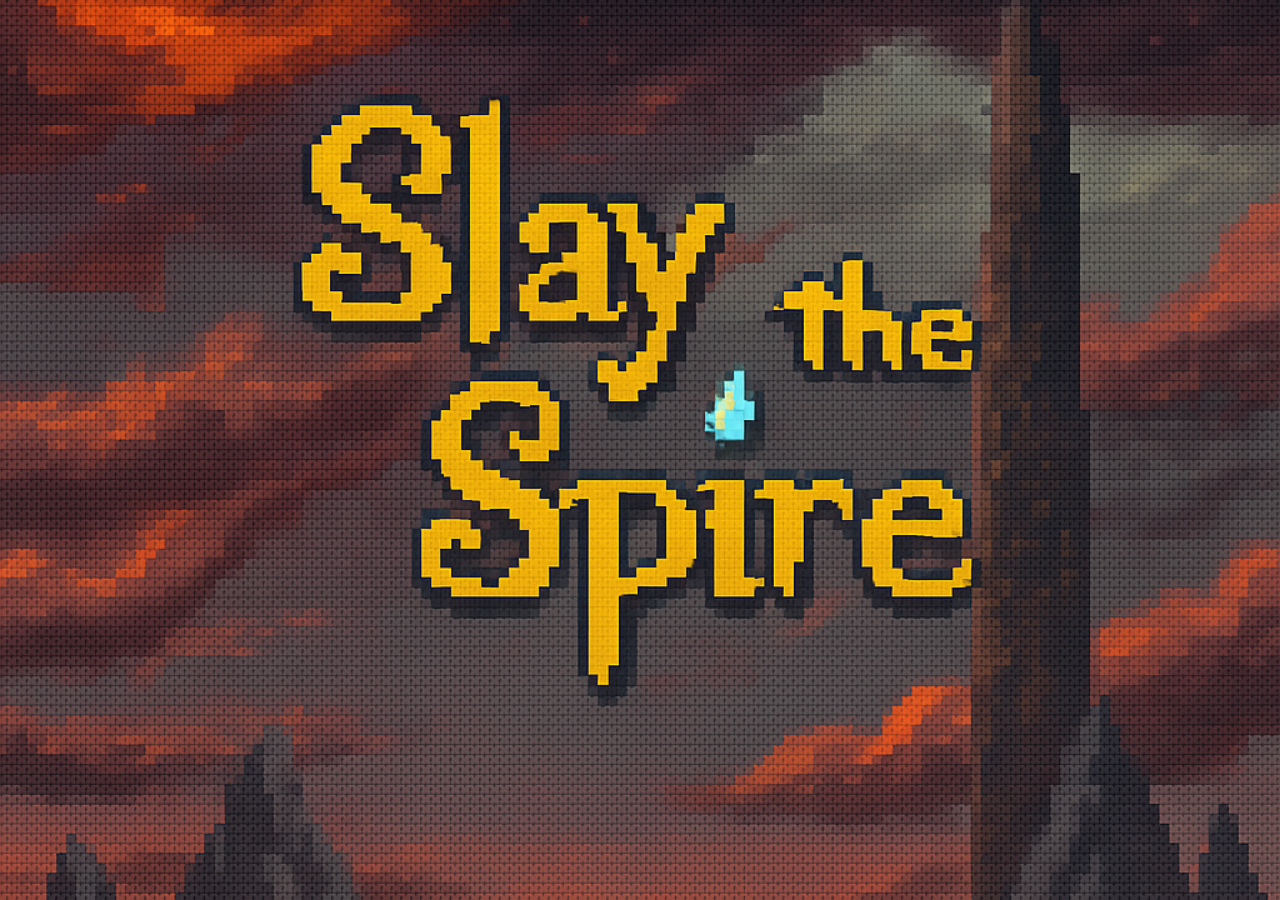
<file: index.html>
<!DOCTYPE html>
<html lang="en">
  <head>
    <meta charset="UTF-8" />
    <meta name="viewport" content="width=device-width, initial-scale=1.0" />
    <title>Welcome to Roguelike Adventure</title>
    <!-- Bootstrap CSS -->
    <link
      href="https://cdn.jsdelivr.net/npm/bootstrap@5.3.0/dist/css/bootstrap.min.css"
      rel="stylesheet"
    />
    <!-- Custom Stylesheet -->
    <link rel="stylesheet" href="./css/style.css" />
  </head>
  <body>
    <!-- Landing Page: click anywhere to go to Home -->
    <section
      id="landing-page"
      class="vh-100 d-flex align-items-center justify-content-center"
      style="
        background: url('./images/pixel-background.png') no-repeat center
          center/cover;
        cursor: pointer;
      "
    ></section>

    <!-- Redirect logic -->
    <script src="js/final.js"></script>
  </body>
</html>
</file>
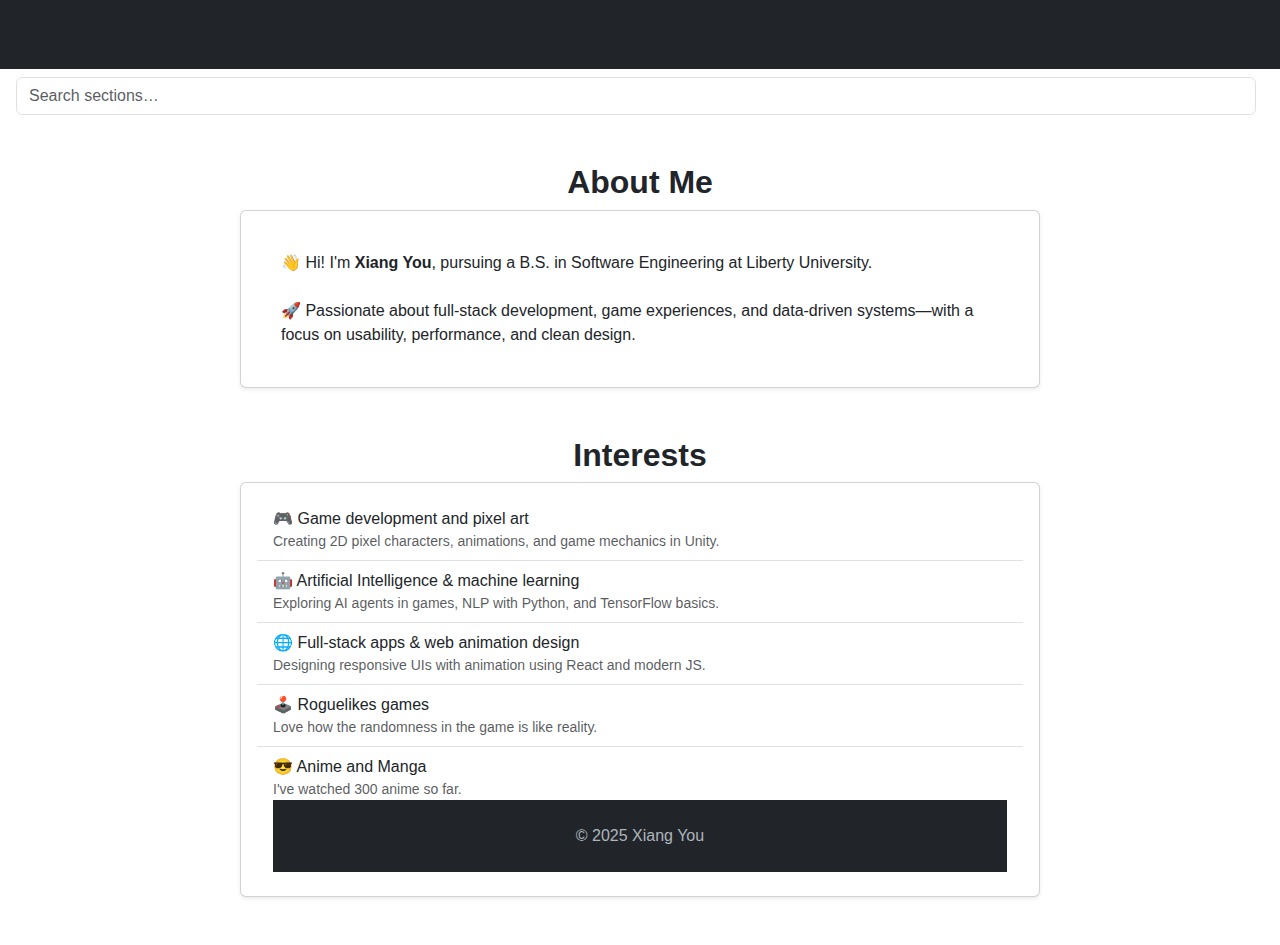
<file: about.html>
<!DOCTYPE html>
<html lang="en">
  <head>
    <meta charset="UTF-8" />
    <meta name="viewport" content="width=device-width, initial-scale=1.0" />
    <title>Portfolio – Xiang You</title>
    <!-- Custom Stylesheet -->
    <link
    href="https://cdn.jsdelivr.net/npm/bootstrap@5.3.0/dist/css/bootstrap.min.css"
    rel="stylesheet"
  />
  <link rel="stylesheet" href="./css/style.css" />
    <!-- Google Font & FontAwesome -->
    <link
      href="https://fonts.googleapis.com/css2?family=Pacifico&display=swap"
      rel="stylesheet"
    />
    <link
      href="https://cdnjs.cloudflare.com/ajax/libs/font-awesome/6.4.0/css/all.min.css"
      rel="stylesheet"
    />
  </head>
  <body>
    <!-- Navigation Bar -->
    <nav class="navbar navbar-expand-lg navbar-dark bg-dark">
      <div class="container-fluid">
        <a class="navbar-brand" href="/home.html">Xiang You</a>
        <button
          class="navbar-toggler"
          type="button"
          data-bs-toggle="collapse"
          data-bs-target="#navbarNav"
        >
          <span class="navbar-toggler-icon"></span>
        </button>
        <div class="collapse navbar-collapse" id="navbarNav">
          <ul class="navbar-nav ms-auto">
            <li class="nav-item">
              <a class="nav-link" href="/home.html">Home</a>
            </li>
            <li class="nav-item">
              <a class="nav-link" href="/about.html">About Me</a>
            </li>
            <li class="nav-item">
              <a class="nav-link" href="/project.html">Projects</a>
            </li>
            <li class="nav-item">
              <a class="nav-link" href="/skill.html">Skills</a>
            </li>
            <li class="nav-item">
              <a class="nav-link" href="/interests.html">Interests</a>
            </li>
            <li class="nav-item">
              <a class="nav-link" href="/contact.html">Contact</a>
            </li>
          </ul>
        </div>
      </div>
    </nav>
    <form id="search-form" class="d-flex position-relative mx-3 mt-2">
      <input
        id="search-input"
        class="form-control me-2"
        type="search"
        placeholder="Search sections…"
      />
      <ul
        id="suggestions"
        class="list-group position-absolute"
        style="top: 100%; left: 0; right: 0; display: none"
      ></ul>
    </form>
    <!-- Main Content -->
    <div class="container mt-5">
      <!-- About Me Section -->
      <section id="about-me" class="mb-5">
        <h2 class="text-center section-title">About Me</h2>
        <div class="card shadow-sm p-4 mx-auto" style="max-width: 800px">
          <div class="card-body">
            <p class="card-text">
              👋 Hi! I'm <strong>Xiang You</strong>, pursuing a B.S. in Software
              Engineering at Liberty University.<br /><br />
              🚀 Passionate about full-stack development, game experiences, and
              data-driven systems—with a focus on usability, performance, and
              clean design.
            </p>
          </div>
        </div>
      </section>
    </div>
    <!-- Interests Section -->
    <section id="interests" class="mb-5">
      <h2 class="text-center section-title">Interests</h2>
      <div class="card shadow-sm mx-auto" style="max-width: 800px">
        <div class="card-body">
          <ul class="list-group list-group-flush" id="interest-list">
            <li class="list-group-item">
              🎮 Game development and pixel art
              <span class="text-muted d-block small"
                >Creating 2D pixel characters, animations, and game mechanics
                in Unity.</span
              >
            </li>
            <li class="list-group-item">
              🤖 Artificial Intelligence & machine learning
              <span class="text-muted d-block small"
                >Exploring AI agents in games, NLP with Python, and TensorFlow
                basics.</span
              >
            </li>
            <li class="list-group-item">
              🌐 Full-stack apps & web animation design
              <span class="text-muted d-block small"
                >Designing responsive UIs with animation using React and
                modern JS.</span
              >
            </li>
            <li class="list-group-item">
              🕹️ Roguelikes games
              <span class="text-muted d-block small"
                >Love how the randomness in the game is like reality.</span
              >
            </li>
            <li class="list-group-item">
              😎 Anime and Manga
              <span class="text-muted d-block small"
                >I've watched 300 anime so far.</span
              >
    <!-- Footer -->
    <footer class="footer text-center py-4">
      <div class="container"><p class="mb-0">© 2025 Xiang You</p></div>
    </footer>
    <!-- Scripts -->
    <script src="js/jquery.js"></script>
    <script src="js/final.js"></script>
    <script src="https://cdn.jsdelivr.net/npm/bootstrap@5.3.0/dist/js/bootstrap.bundle.min.js"></script>
  </body>
</html>
</file>
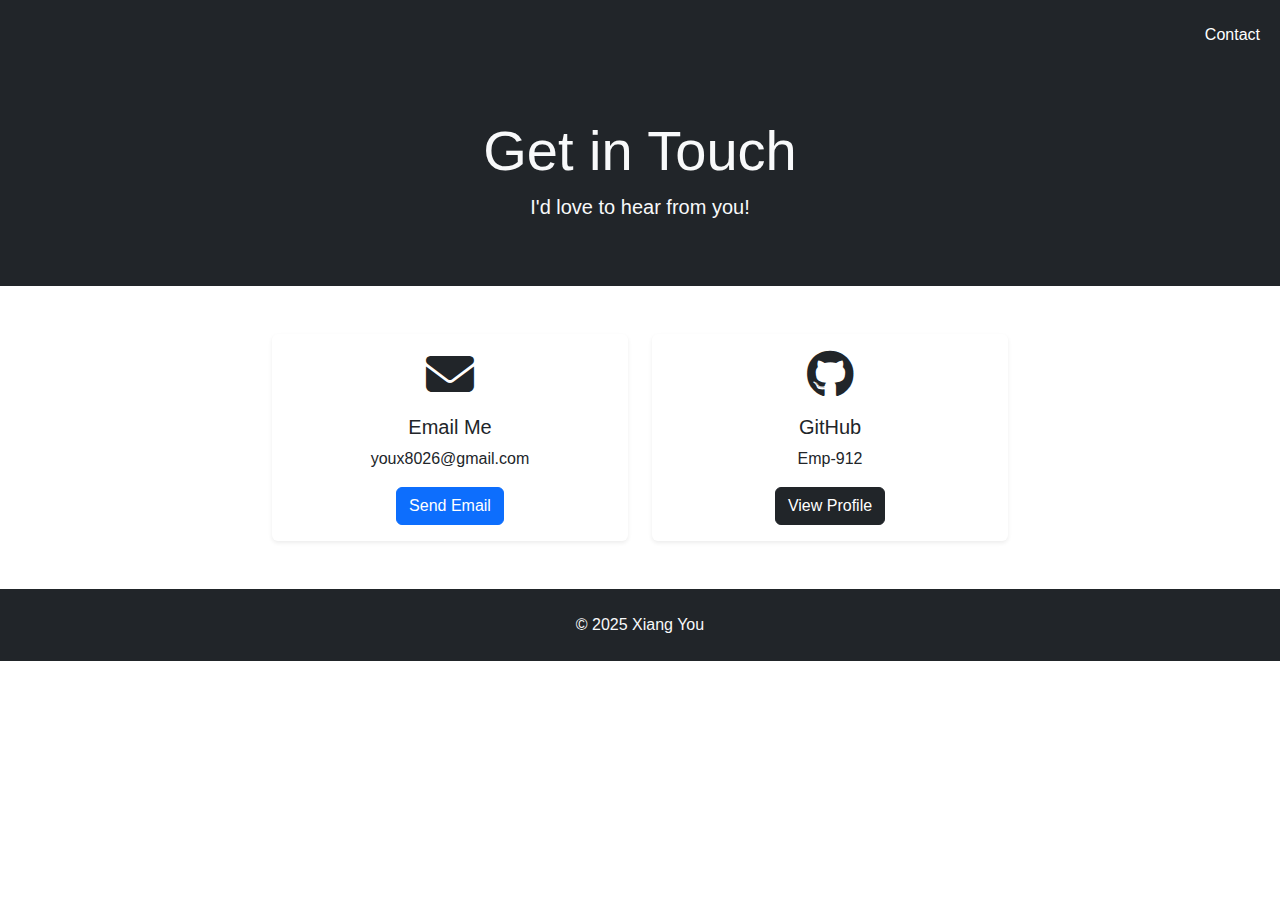
<file: contact.html>
<!DOCTYPE html>
<html lang="en">
  <head>
    <meta charset="UTF-8" />
    <meta name="viewport" content="width=device-width, initial-scale=1.0" />
    <title>Contact – Xiang You</title>
    <!-- Bootstrap CSS -->
    <link
      href="https://cdn.jsdelivr.net/npm/bootstrap@5.3.0/dist/css/bootstrap.min.css"
      rel="stylesheet"
    />
    <!-- Custom stylesheet -->
    <link rel="stylesheet" href="/css/style.css" />
    <!-- Google Font & FontAwesome -->
    <link
      href="https://fonts.googleapis.com/css2?family=Pacifico&display=swap"
      rel="stylesheet"
    />
    <link
      href="https://cdnjs.cloudflare.com/ajax/libs/font-awesome/6.4.0/css/all.min.css"
      rel="stylesheet"
    />
  </head>
  <body>
    <!-- Navigation Bar -->
    <nav class="navbar navbar-expand-lg navbar-dark bg-dark">
      <div class="container-fluid">
        <a class="navbar-brand" href="/home.html">Xiang You</a>
        <button
          class="navbar-toggler"
          type="button"
          data-bs-toggle="collapse"
          data-bs-target="#navbarNav"
          aria-controls="navbarNav"
          aria-expanded="false"
          aria-label="Toggle navigation"
        >
          <span class="navbar-toggler-icon"></span>
        </button>
        <div class="collapse navbar-collapse" id="navbarNav">
          <ul class="navbar-nav ms-auto">
            <li class="nav-item">
              <a class="nav-link" href="/home.html">Home</a>
            </li>
            <li class="nav-item">
              <a class="nav-link" href="/about.html">About Me</a>
            </li>
            <li class="nav-item">
              <a class="nav-link" href="/project.html">Projects</a>
            </li>
            <li class="nav-item">
              <a class="nav-link" href="/skill.html">Skills</a>
            </li>
            <li class="nav-item">
              <a class="nav-link active" href="/contact.html">Contact</a>
            </li>
          </ul>
        </div>
      </div>
    </nav>

    <!-- Hero Section -->
    <section class="bg-dark text-light py-5 text-center">
      <div class="container">
        <h1 class="display-4">Get in Touch</h1>
        <p class="lead">I'd love to hear from you!</p>
      </div>
    </section>

    <!-- Contact Cards -->
    <section class="py-5">
      <div class="container">
        <div class="row gy-4 justify-content-center">
          <!-- Email Card -->
          <div class="col-md-4">
            <div class="card shadow-sm h-100 border-0">
              <div class="card-body text-center">
                <div class="mb-3">
                  <i class="fas fa-envelope fa-3x"></i>
                </div>
                <h5 class="card-title">Email Me</h5>
                <p class="card-text">youx8026@gmail.com</p>
                <a href="mailto:youx8026@gmail.com" class="btn btn-primary"
                  >Send Email</a
                >
              </div>
            </div>
          </div>
          <!-- GitHub Card -->
          <div class="col-md-4">
            <div class="card shadow-sm h-100 border-0">
              <div class="card-body text-center">
                <div class="mb-3">
                  <i class="fab fa-github fa-3x"></i>
                </div>
                <h5 class="card-title">GitHub</h5>
                <p class="card-text">Emp-912</p>
                <a
                  href="https://github.com/emp-912"
                  target="_blank"
                  class="btn btn-dark"
                  >View Profile</a
                >
              </div>
            </div>
          </div>
        </div>
      </div>
    </section>

    <!-- Footer -->
    <footer class="footer text-center py-4 bg-dark text-light">
      <div class="container">
        <p class="mb-0">© 2025 Xiang You</p>
      </div>
    </footer>

    <!-- Scripts -->
    <script src="https://cdn.jsdelivr.net/npm/bootstrap@5.3.0/dist/js/bootstrap.bundle.min.js"></script>
    <script src="/js/jquery.js"></script>
    <script src="/js/final.js"></script>
  </body>
</html>
</file>
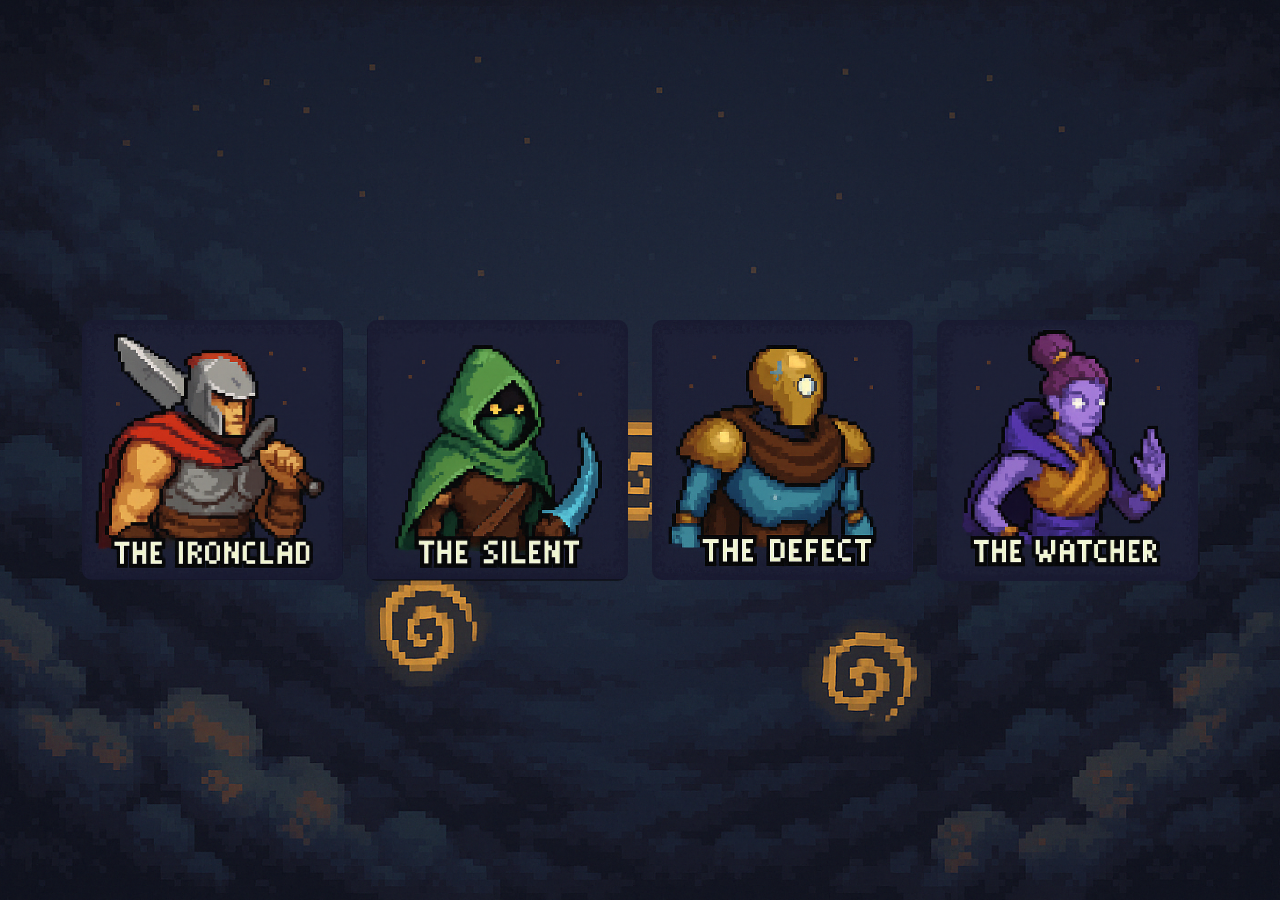
<file: home.html>
<!DOCTYPE html>
<html lang="en">
  <head>
    <meta charset="UTF-8" />
    <meta name="viewport" content="width=device-width, initial-scale=1.0" />
    <title>Home – Choose Your Character</title>
    <!-- Bootstrap CSS -->
    <link
      href="https://cdn.jsdelivr.net/npm/bootstrap@5.3.0/dist/css/bootstrap.min.css"
      rel="stylesheet"
    />
    <link rel="stylesheet" href="./css/style.css" />
  </head>
  <body>
    <!-- Character Selection Section -->
    <section
      id="character-selection"
      class="vh-100 d-flex align-items-center justify-content-center"
      style="
        background: url('./images/charback.png') no-repeat center center/cover;
      "
    >
      <div class="container text-center">
        <div class="row justify-content-center">
          <!-- Character Cards -->
          <div class="col-md-3">
            <div class="character-card" data-character="ironclad">
              <img
                src="images/ironclad.PNG"
                alt="Ironclad"
                class="character-img"
              />
            </div>
          </div>
          <div class="col-md-3">
            <div class="character-card" data-character="huntress">
              <img
                src="images/silent.PNG"
                alt="Huntress"
                class="character-img"
              />
            </div>
          </div>
          <div class="col-md-3">
            <div class="character-card" data-character="robot">
              <img src="images/defect.PNG" alt="Robot" class="character-img" />
            </div>
          </div>
          <div class="col-md-3">
            <div class="character-card" data-character="watcher">
              <img
                src="images/watcher.PNG"
                alt="Watcher"
                class="character-img"
              />
            </div>
          </div>
        </div>
      </div>
    </section>

    <!-- Scripts -->
    <script src="https://code.jquery.com/jquery-3.6.0.min.js"></script>
    <script src="./js/jquery.js"></script>
    <script src="https://cdn.jsdelivr.net/npm/bootstrap@5.3.0/dist/js/bootstrap.bundle.min.js"></script>
    <script src="./js/final.js"></script>
  </body>
</html>
</file>
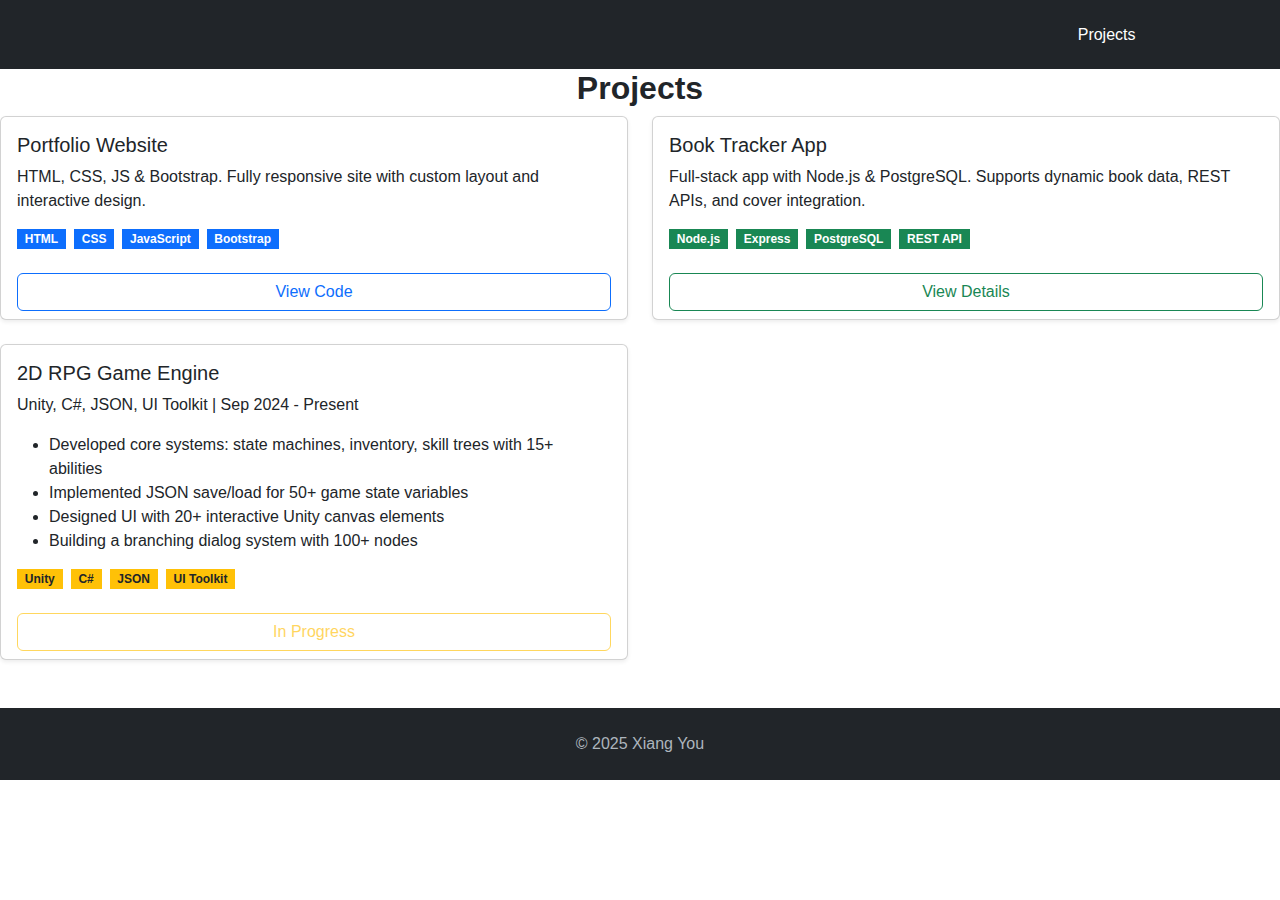
<file: project.html>
<!DOCTYPE html>
<html lang="en">
  <head>
    <meta charset="UTF-8" />
    <meta name="viewport" content="width=device-width, initial-scale=1.0" />
    <title>Projects – Xiang You</title>
    <!-- Bootstrap CSS -->
    <link
      href="https://cdn.jsdelivr.net/npm/bootstrap@5.3.0/dist/css/bootstrap.min.css"
      rel="stylesheet"
    />
    <link rel="stylesheet" href="./css/style.css" />
    <!-- Google Font & FontAwesome -->
    <link
      href="https://fonts.googleapis.com/css2?family=Pacifico&display=swap"
      rel="stylesheet"
    />
    <link
      href="https://cdnjs.cloudflare.com/ajax/libs/font-awesome/6.4.0/css/all.min.css"
      rel="stylesheet"
    />
  </head>
  <body>
    <!-- Navigation Bar -->
    <nav class="navbar navbar-expand-lg navbar-dark bg-dark">
      <div class="container-fluid">
        <a class="navbar-brand" href="home.html">Xiang You</a>
        <button
          class="navbar-toggler"
          type="button"
          data-bs-toggle="collapse"
          data-bs-target="#navbarNav"
        >
          <span class="navbar-toggler-icon"></span>
        </button>
        <div class="collapse navbar-collapse" id="navbarNav">
          <ul class="navbar-nav ms-auto">
            <li class="nav-item">
              <a class="nav-link" href="home.html">Home</a>
            </li>
            <li class="nav-item">
              <a class="nav-link" href="about.html">About Me</a>
            </li>
            <li class="nav-item">
              <a class="nav-link active" href="project.html">Projects</a>
            </li>
            <li class="nav-item">
              <a class="nav-link" href="skill.html">Skills</a>
            </li>
            <li class="nav-item">
              <a class="nav-link" href="contact.html">Contact</a>
            </li>
          </ul>
        </div>
      </div>
    </nav>

    <!-- Projects Section -->
    <section id="projects" class="mb-5">
      <h2 class="text-center section-title">Projects</h2>
      <div class="row row-cols-1 row-cols-md-2 g-4">
        <div class="col">
          <div class="card h-100 shadow-sm">
            <div class="card-body">
              <h5 class="card-title">Portfolio Website</h5>
              <p class="card-text">
                HTML, CSS, JS & Bootstrap. Fully responsive site with custom
                layout and interactive design.
              </p>
              <div class="d-flex flex-wrap gap-2">
                <span class="badge bg-primary rounded-0">HTML</span>
                <span class="badge bg-primary rounded-0">CSS</span>
                <span class="badge bg-primary rounded-0">JavaScript</span>
                <span class="badge bg-primary rounded-0">Bootstrap</span>
              </div>
            </div>
            <div class="card-footer bg-transparent border-0">
              <a href="#" class="btn btn-outline-primary w-100">View Code</a>
            </div>
          </div>
        </div>

        <div class="col">
          <div class="card h-100 shadow-sm">
            <div class="card-body">
              <h5 class="card-title">Book Tracker App</h5>
              <p class="card-text">
                Full-stack app with Node.js & PostgreSQL. Supports dynamic book
                data, REST APIs, and cover integration.
              </p>
              <div class="d-flex flex-wrap gap-2">
                <span class="badge bg-success rounded-0">Node.js</span>
                <span class="badge bg-success rounded-0">Express</span>
                <span class="badge bg-success rounded-0">PostgreSQL</span>
                <span class="badge bg-success rounded-0">REST API</span>
              </div>
            </div>
            <div class="card-footer bg-transparent border-0">
              <a href="#" class="btn btn-outline-success w-100">View Details</a>
            </div>
          </div>
        </div>

        <div class="col">
          <div class="card h-100 shadow-sm">
            <div class="card-body">
              <h5 class="card-title">2D RPG Game Engine</h5>
              <p class="card-text">
                Unity, C#, JSON, UI Toolkit | Sep 2024 - Present
              </p>
              <ul>
                <li>
                  Developed core systems: state machines, inventory, skill trees
                  with 15+ abilities
                </li>
                <li>Implemented JSON save/load for 50+ game state variables</li>
                <li>Designed UI with 20+ interactive Unity canvas elements</li>
                <li>Building a branching dialog system with 100+ nodes</li>
              </ul>
              <div class="d-flex flex-wrap gap-2">
                <span class="badge bg-warning text-dark rounded-0">Unity</span>
                <span class="badge bg-warning text-dark rounded-0">C#</span>
                <span class="badge bg-warning text-dark rounded-0">JSON</span>
                <span class="badge bg-warning text-dark rounded-0"
                  >UI Toolkit</span
                >
              </div>
            </div>
            <div class="card-footer bg-transparent border-0">
              <span class="btn btn-outline-warning w-100 disabled"
                >In Progress</span
              >
            </div>
          </div>
        </div>
      </div>
    </section>

    <!-- Footer -->
    <footer class="footer text-center py-4 bg-light">
      <div class="container"><p class="mb-0">© 2025 Xiang You</p></div>
    </footer>

    <!-- Scripts -->
    <script src="https://code.jquery.com/jquery-3.6.0.min.js"></script>
    <script src="./js/jquery.js"></script>
    <script src="https://cdn.jsdelivr.net/npm/bootstrap@5.3.0/dist/js/bootstrap.bundle.min.js"></script>
    <script src="./js/final.js"></script>
  </body>
</html>
</file>
<file: css/style.css>
/* General Styles */
body {
  margin: 0;
  font-family: Arial, sans-serif;
  transition: background-color 0.3s ease, color 0.3s ease;
}

/* Landing Page Background */
#landing-page {
  background: url("../images/pixel-background.png") no-repeat center
    center/cover;
  cursor: pointer;
}

/* Character Selection Background */
#character-selection {
  background: url("../images/charback.png") no-repeat center center/cover;
}

/* Character Card Styles */
.character-card {
  display: inline-block;
  cursor: pointer;
  transition: transform 0.3s ease-in-out;
}

.character-card:hover {
  transform: scale(1.1);
}

.character-img {
  width: 100%;
  height: auto;
  border-radius: 10px;
}

/* Navbar */
.navbar {
  transition: background-color 0.3s ease, color 0.3s ease;
}

.navbar-brand {
  font-family: "Pacifico", cursive;
  font-size: 1.8rem;
  color: inherit;
}

.nav-link {
  transition: color 0.3s ease;
  color: inherit;
}

/* Section Titles */
.section-title {
  font-weight: bold;
  color: inherit;
}

/* Footer */
.footer {
  background-color: #212529;
  color: #adb5bd;
  padding: 20px 0;
  transition: background-color 0.3s ease, color 0.3s ease;
}

/* Override Bootstrap .bg-light on footer */
.footer.bg-light {
  background-color: #212529 !important;
  color: #adb5bd !important;
}

/* Skill Box */
.skill-box {
  border: 1px solid #dee2e6;
  border-radius: 8px;
  padding: 15px;
  text-align: center;
  transition: transform 0.3s ease, background-color 0.3s;
  height: 100%;
}

.skill-box:hover {
  transform: translateY(-5px);
  background-color: #f8f9fa;
}

.skill-icon {
  font-size: 2rem;
  color: inherit;
  margin-bottom: 10px;
}
</file>
